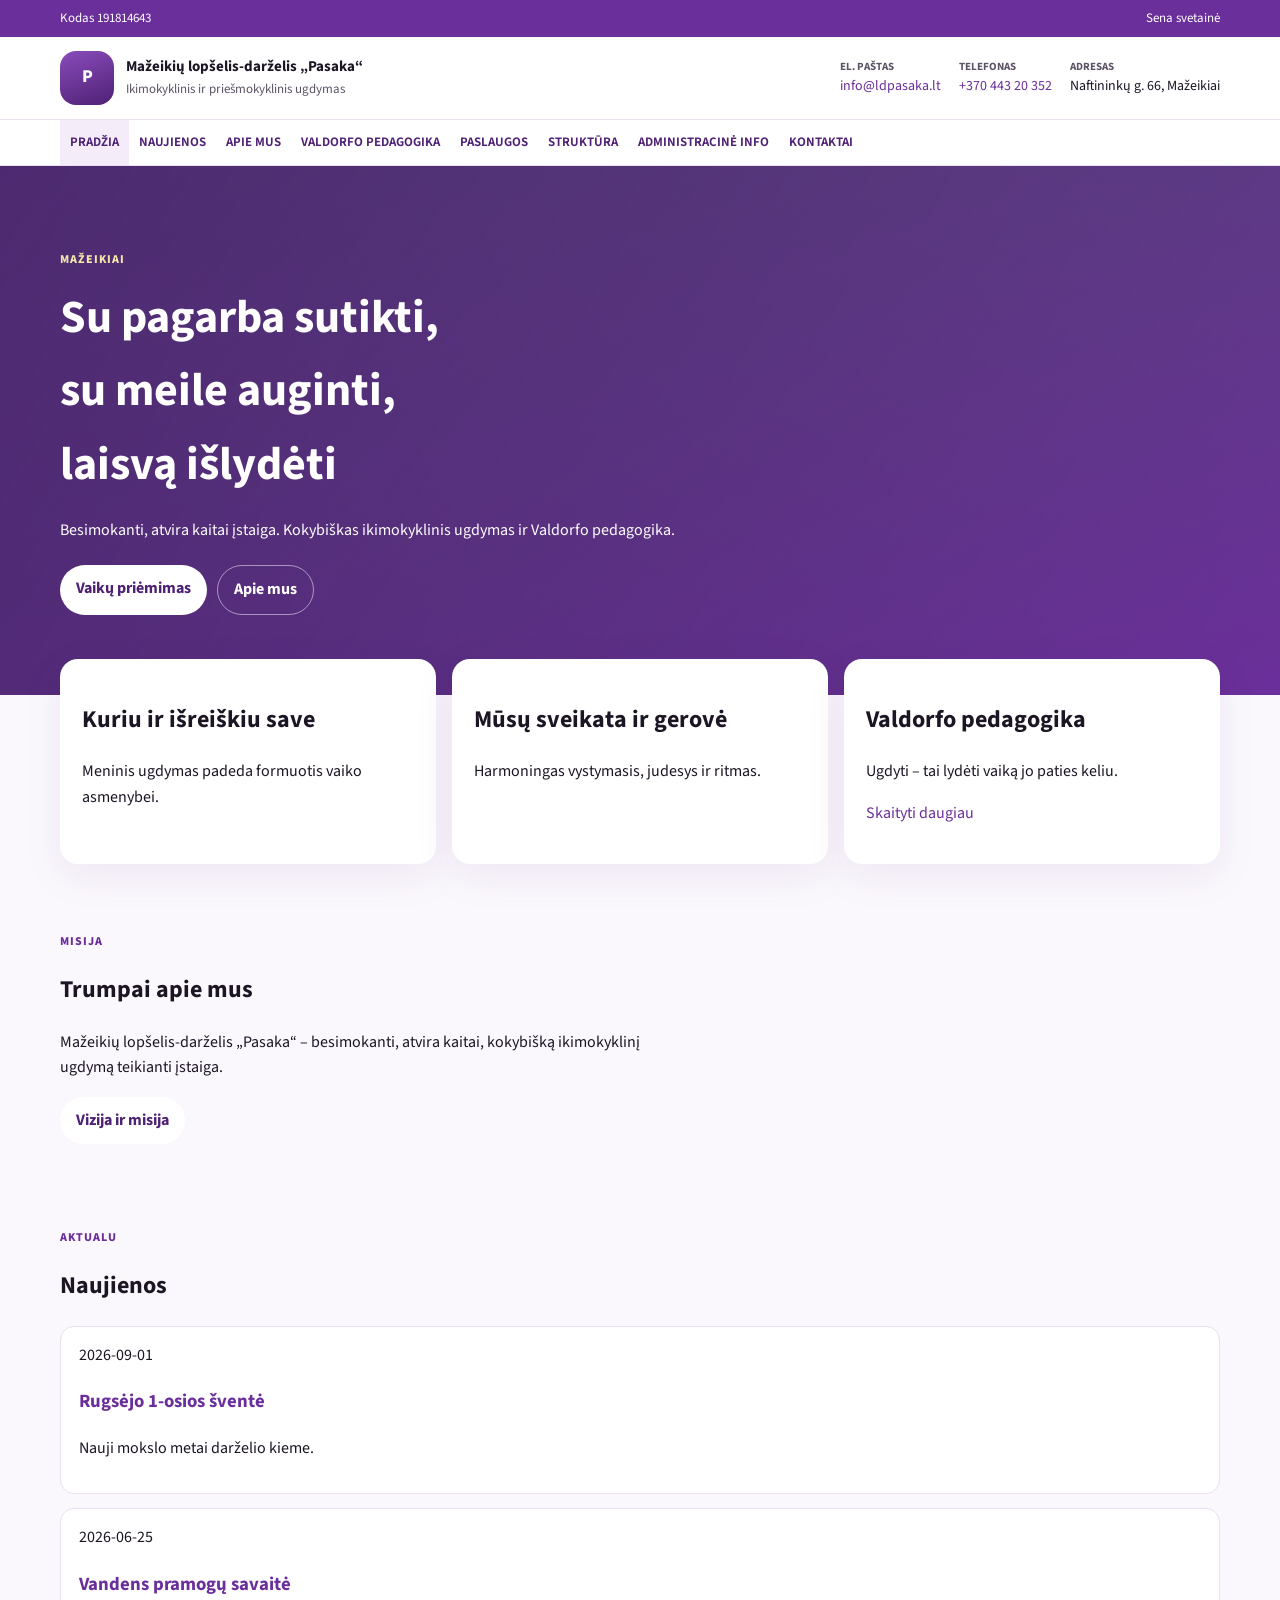
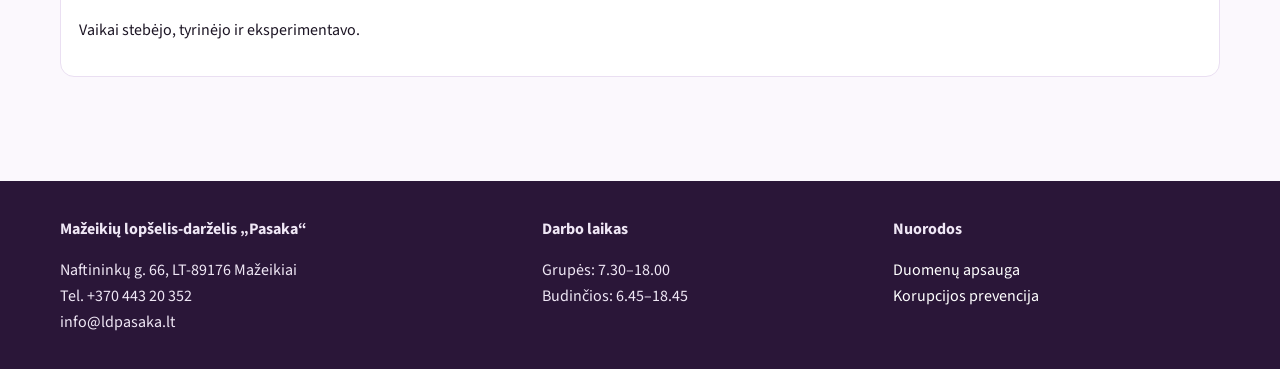
<file: index.html>
<!DOCTYPE html>
<html lang="lt">
<head>
  <meta charset="UTF-8">
  <meta name="viewport" content="width=device-width, initial-scale=1">
  <title>Mažeikių lopšelis-darželis „Pasaka“</title>
  <link rel="stylesheet" href="https://fonts.googleapis.com/css2?family=Source+Sans+3:wght@400;600;700;800&display=swap">
  <link rel="stylesheet" href="css/style.css">
</head>
<body>
  <div id="site-header"></div>
  <header class="hero"><div class="wrap">
    <p class="kicker" style="color:#f3e6a8">Mažeikiai</p>
    <h1>Su pagarba sutikti, su meile auginti, laisvą išlydėti</h1>
    <p>Besimokanti, atvira kaitai įstaiga. Kokybiškas ikimokyklinis ugdymas ir Valdorfo pedagogika.</p>
    <div class="btns"><a class="btn" href="priemimas.html">Vaikų priėmimas</a><a class="btn ghost" href="apie.html">Apie mus</a></div>
  </div></header>
  <div class="wrap cards">
    <article class="card"><h2>Kuriu ir išreiškiu save</h2><p>Meninis ugdymas padeda formuotis vaiko asmenybei.</p></article>
    <article class="card"><h2>Mūsų sveikata ir gerovė</h2><p>Harmoningas vystymasis, judesys ir ritmas.</p></article>
    <article class="card"><h2>Valdorfo pedagogika</h2><p>Ugdyti – tai lydėti vaiką jo paties keliu.</p><p><a href="valdorfas.html">Skaityti daugiau</a></p></article>
  </div>
  <section class="section"><div class="wrap grid-2"><div>
    <p class="kicker">Misija</p><h2>Trumpai apie mus</h2>
    <p>Mažeikių lopšelis-darželis „Pasaka“ – besimokanti, atvira kaitai, kokybišką ikimokyklinį ugdymą teikianti įstaiga.</p>
    <p><a class="btn" href="vizija.html">Vizija ir misija</a></p>
  </div></div></section>
  <section class="section" style="padding-top:0"><div class="wrap">
    <p class="kicker">Aktualu</p><h2>Naujienos</h2>
    <div class="news">
      <article><time>2026-09-01</time><h3><a href="naujienos.html">Rugsėjo 1-osios šventė</a></h3><p>Nauji mokslo metai darželio kieme.</p></article>
      <article><time>2026-06-25</time><h3><a href="naujienos.html">Vandens pramogų savaitė</a></h3><p>Vaikai stebėjo, tyrinėjo ir eksperimentavo.</p></article>
    </div>
  </div></section>
  <div id="site-footer"></div>
  <script src="js/site.js"></script>
</body>
</html>
</file>
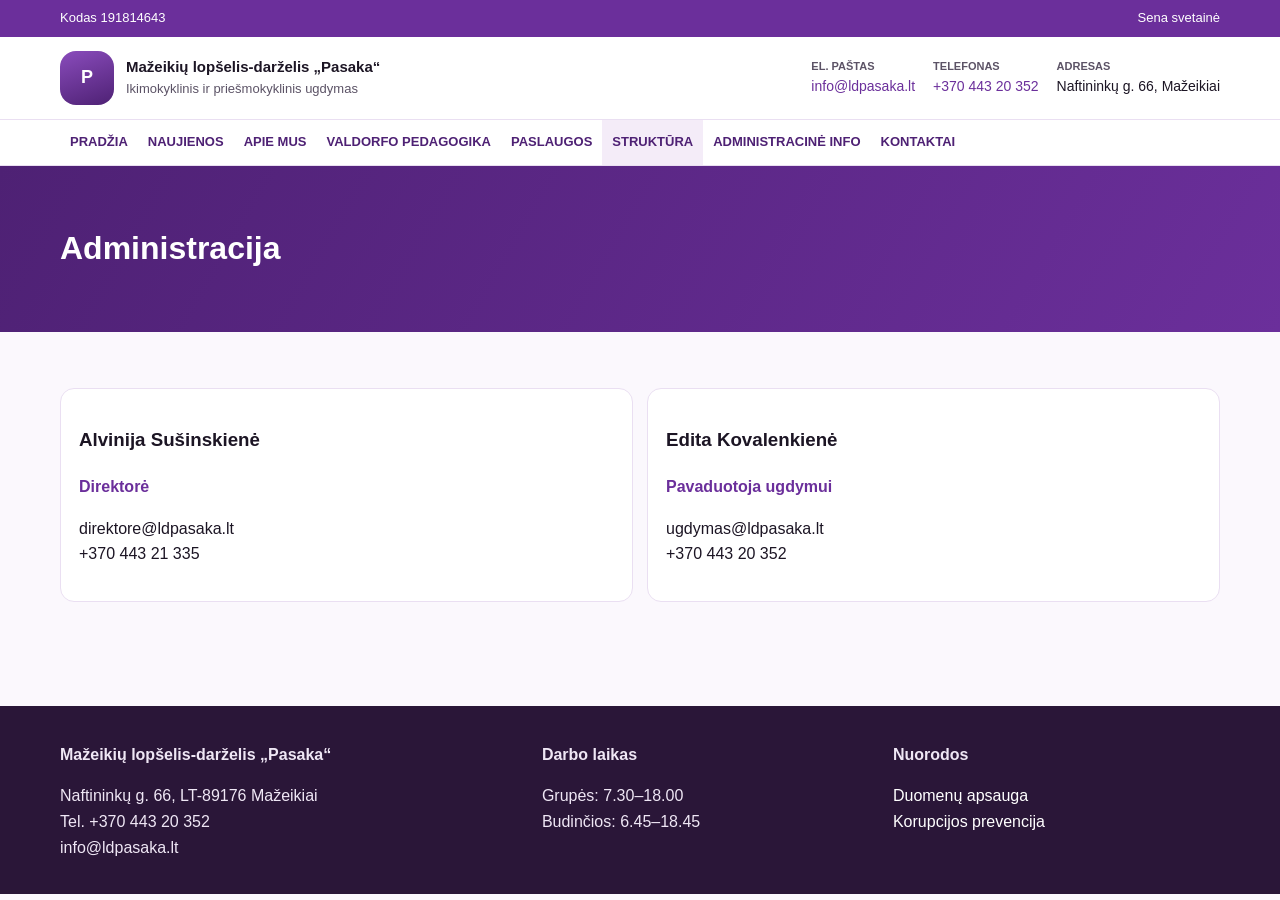
<file: administracija.html>
<!DOCTYPE html><html lang="lt"><head><meta charset="UTF-8"><meta name="viewport" content="width=device-width, initial-scale=1"><title>Administracija</title><link rel="stylesheet" href="css/style.css"></head><body><div id="site-header"></div><div class="page-head"><div class="wrap"><h1>Administracija</h1></div></div><section class="section"><div class="wrap staff"><article class="person"><h3>Alvinija Sušinskienė</h3><p class="role">Direktorė</p><p>direktore@ldpasaka.lt<br>+370 443 21 335</p></article><article class="person"><h3>Edita Kovalenkienė</h3><p class="role">Pavaduotoja ugdymui</p><p>ugdymas@ldpasaka.lt<br>+370 443 20 352</p></article></div></section><div id="site-footer"></div><script src="js/site.js"></script></body></html>
</file>
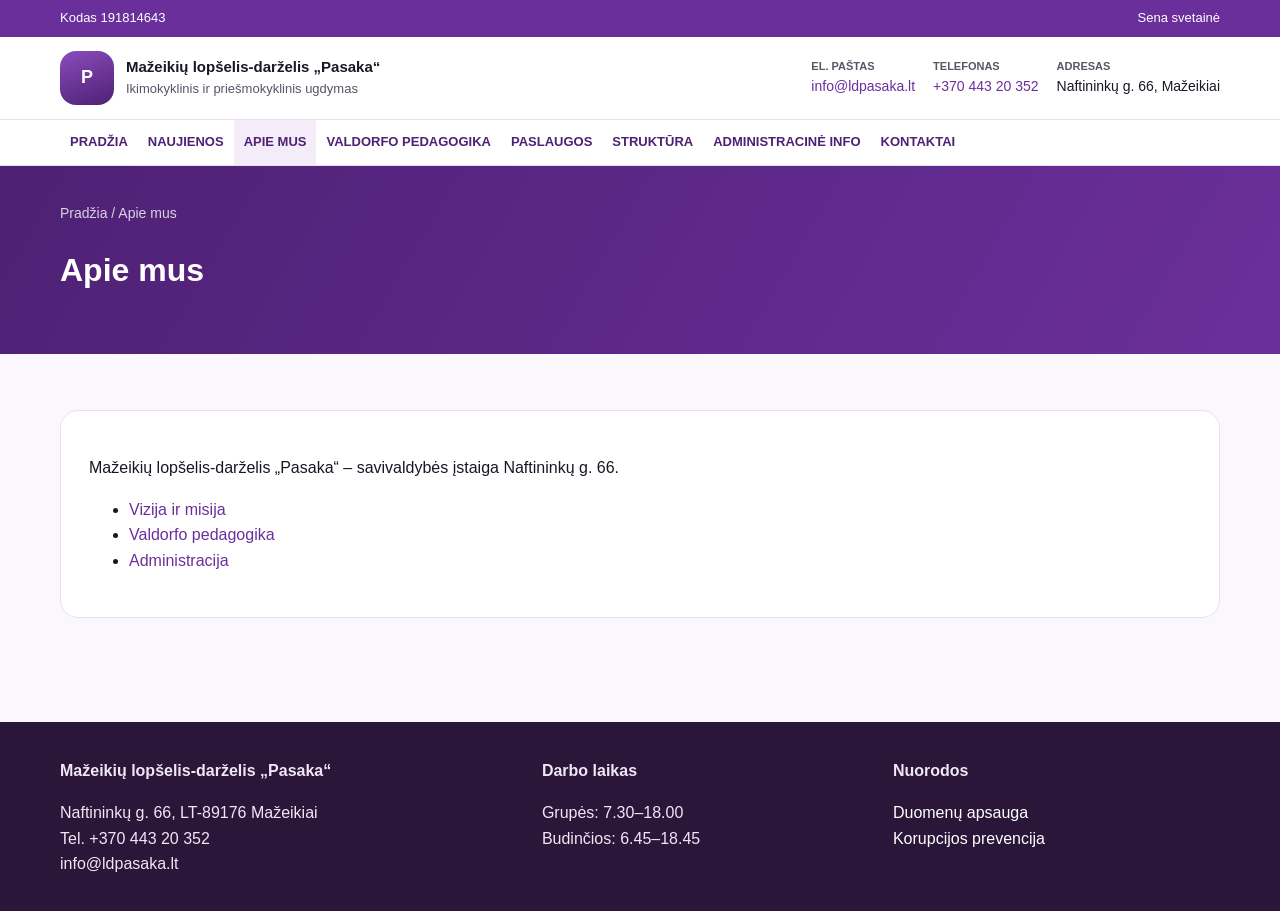
<file: apie.html>
<!DOCTYPE html><html lang="lt"><head><meta charset="UTF-8"><meta name="viewport" content="width=device-width, initial-scale=1"><title>Apie mus</title><link rel="stylesheet" href="css/style.css"></head><body><div id="site-header"></div><div class="page-head"><div class="wrap"><div class="crumbs"><a href="index.html">Pradžia</a> / Apie mus</div><h1>Apie mus</h1></div></div><section class="section"><div class="wrap prose"><p>Mažeikių lopšelis-darželis „Pasaka“ – savivaldybės įstaiga Naftininkų g. 66.</p><ul><li><a href="vizija.html">Vizija ir misija</a></li><li><a href="valdorfas.html">Valdorfo pedagogika</a></li><li><a href="administracija.html">Administracija</a></li></ul></div></section><div id="site-footer"></div><script src="js/site.js"></script></body></html>
</file>
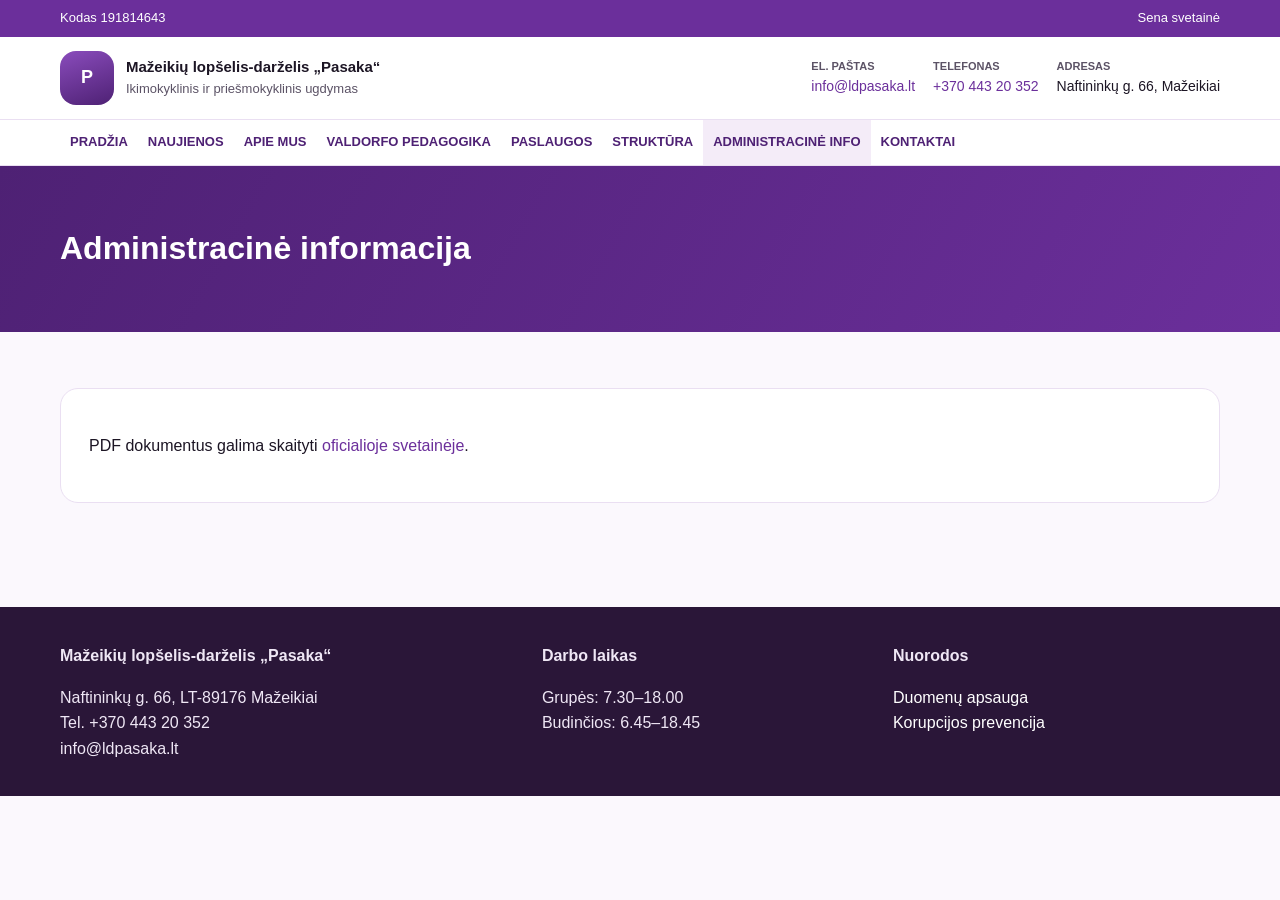
<file: dokumentai.html>
<!DOCTYPE html><html lang="lt"><head><meta charset="UTF-8"><meta name="viewport" content="width=device-width, initial-scale=1"><title>Dokumentai</title><link rel="stylesheet" href="css/style.css"></head><body><div id="site-header"></div><div class="page-head"><div class="wrap"><h1>Administracinė informacija</h1></div></div><section class="section"><div class="wrap prose"><p>PDF dokumentus galima skaityti <a href="https://www.ldpasaka.lt/administracine-informacija/">oficialioje svetainėje</a>.</p></div></section><div id="site-footer"></div><script src="js/site.js"></script></body></html>
</file>
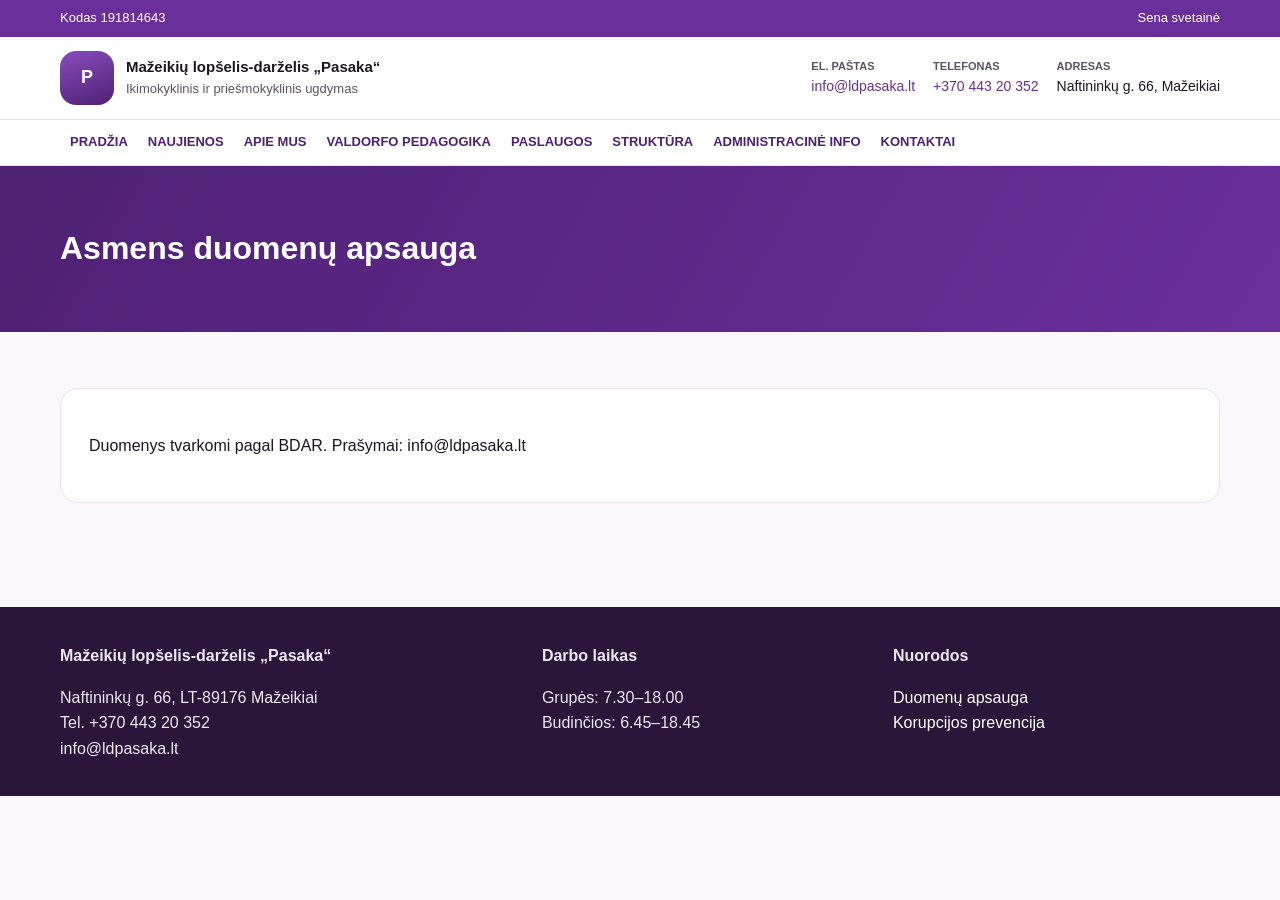
<file: duomenu-apsauga.html>
<!DOCTYPE html><html lang="lt"><head><meta charset="UTF-8"><meta name="viewport" content="width=device-width, initial-scale=1"><title>Duomenų apsauga</title><link rel="stylesheet" href="css/style.css"></head><body><div id="site-header"></div><div class="page-head"><div class="wrap"><h1>Asmens duomenų apsauga</h1></div></div><section class="section"><div class="wrap prose"><p>Duomenys tvarkomi pagal BDAR. Prašymai: info@ldpasaka.lt</p></div></section><div id="site-footer"></div><script src="js/site.js"></script></body></html>
</file>
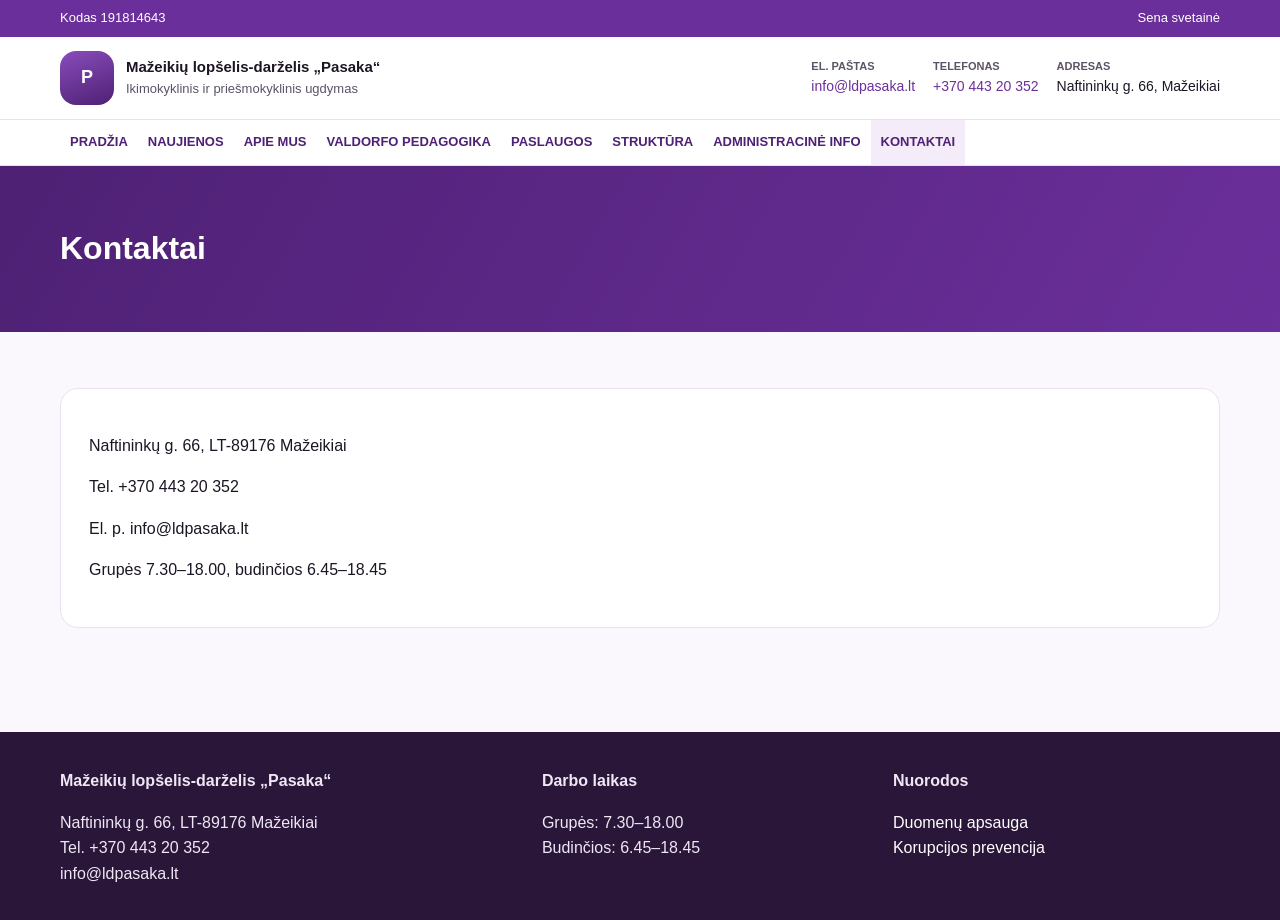
<file: kontaktai.html>
<!DOCTYPE html><html lang="lt"><head><meta charset="UTF-8"><meta name="viewport" content="width=device-width, initial-scale=1"><title>Kontaktai</title><link rel="stylesheet" href="css/style.css"></head><body><div id="site-header"></div><div class="page-head"><div class="wrap"><h1>Kontaktai</h1></div></div><section class="section"><div class="wrap prose"><p>Naftininkų g. 66, LT-89176 Mažeikiai</p><p>Tel. +370 443 20 352</p><p>El. p. info@ldpasaka.lt</p><p>Grupės 7.30–18.00, budinčios 6.45–18.45</p></div></section><div id="site-footer"></div><script src="js/site.js"></script></body></html>
</file>
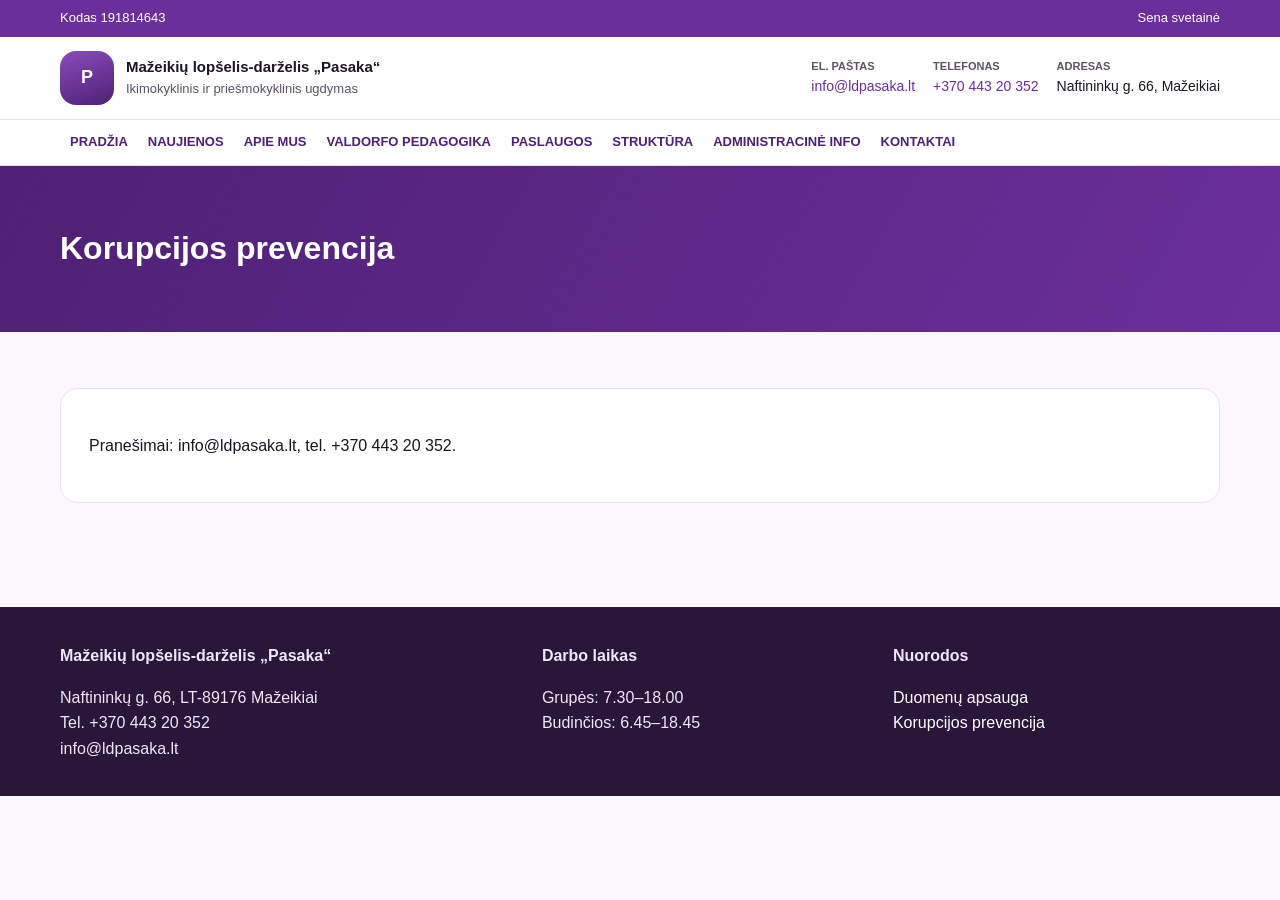
<file: korupcija.html>
<!DOCTYPE html><html lang="lt"><head><meta charset="UTF-8"><meta name="viewport" content="width=device-width, initial-scale=1"><title>Korupcijos prevencija</title><link rel="stylesheet" href="css/style.css"></head><body><div id="site-header"></div><div class="page-head"><div class="wrap"><h1>Korupcijos prevencija</h1></div></div><section class="section"><div class="wrap prose"><p>Pranešimai: info@ldpasaka.lt, tel. +370 443 20 352.</p></div></section><div id="site-footer"></div><script src="js/site.js"></script></body></html>
</file>
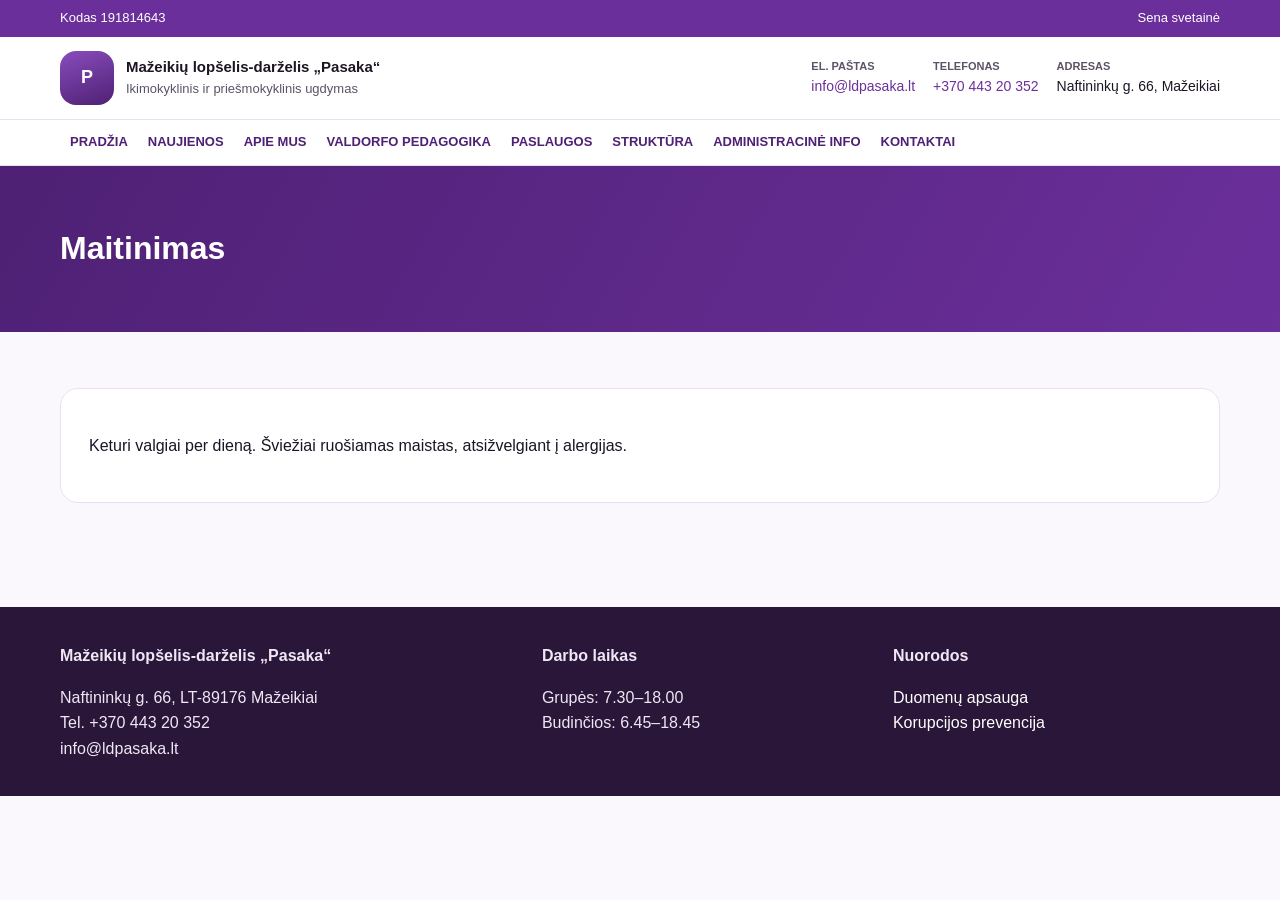
<file: maitinimas.html>
<!DOCTYPE html><html lang="lt"><head><meta charset="UTF-8"><meta name="viewport" content="width=device-width, initial-scale=1"><title>Maitinimas</title><link rel="stylesheet" href="css/style.css"></head><body><div id="site-header"></div><div class="page-head"><div class="wrap"><h1>Maitinimas</h1></div></div><section class="section"><div class="wrap prose"><p>Keturi valgiai per dieną. Šviežiai ruošiamas maistas, atsižvelgiant į alergijas.</p></div></section><div id="site-footer"></div><script src="js/site.js"></script></body></html>
</file>
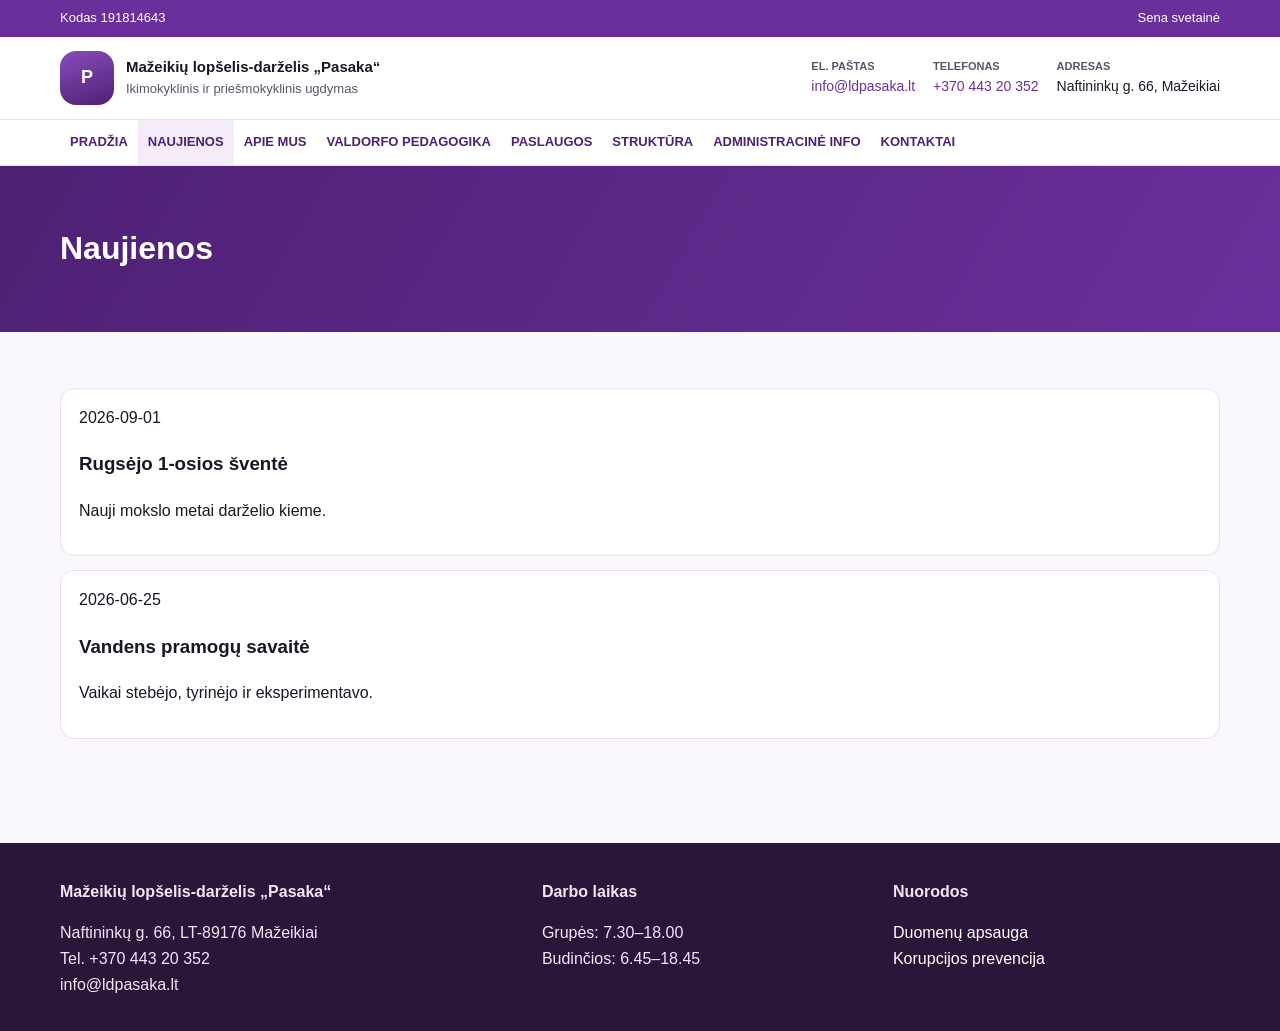
<file: naujienos.html>
<!DOCTYPE html><html lang="lt"><head><meta charset="UTF-8"><meta name="viewport" content="width=device-width, initial-scale=1"><title>Naujienos</title><link rel="stylesheet" href="css/style.css"></head><body><div id="site-header"></div><div class="page-head"><div class="wrap"><h1>Naujienos</h1></div></div><section class="section"><div class="wrap news"><article><time>2026-09-01</time><h3>Rugsėjo 1-osios šventė</h3><p>Nauji mokslo metai darželio kieme.</p></article><article><time>2026-06-25</time><h3>Vandens pramogų savaitė</h3><p>Vaikai stebėjo, tyrinėjo ir eksperimentavo.</p></article></div></section><div id="site-footer"></div><script src="js/site.js"></script></body></html>
</file>
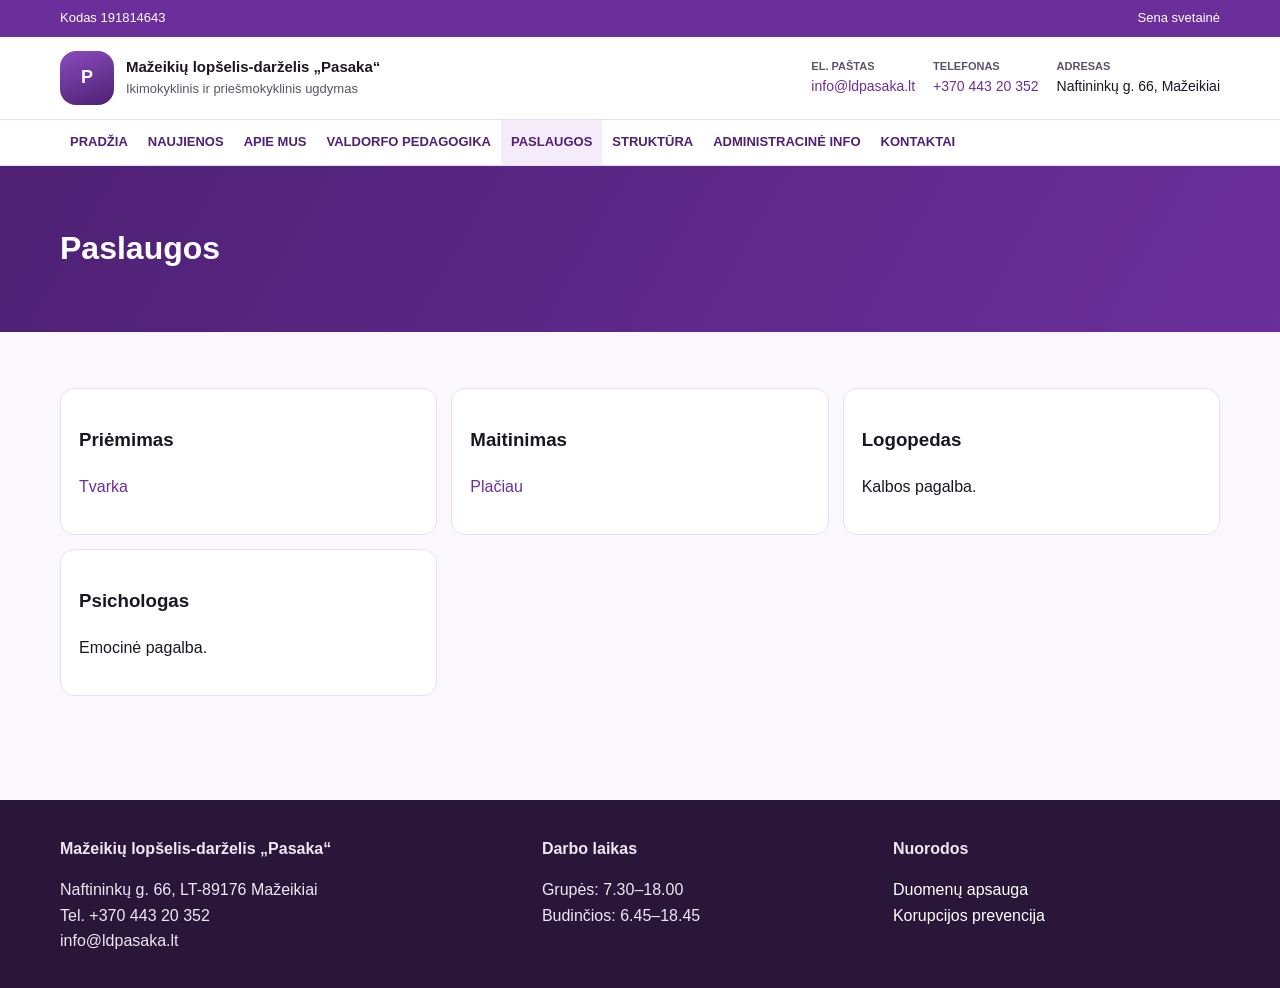
<file: paslaugos.html>
<!DOCTYPE html><html lang="lt"><head><meta charset="UTF-8"><meta name="viewport" content="width=device-width, initial-scale=1"><title>Paslaugos</title><link rel="stylesheet" href="css/style.css"></head><body><div id="site-header"></div><div class="page-head"><div class="wrap"><h1>Paslaugos</h1></div></div><section class="section"><div class="wrap features"><div class="feature"><h3>Priėmimas</h3><p><a href="priemimas.html">Tvarka</a></p></div><div class="feature"><h3>Maitinimas</h3><p><a href="maitinimas.html">Plačiau</a></p></div><div class="feature"><h3>Logopedas</h3><p>Kalbos pagalba.</p></div><div class="feature"><h3>Psichologas</h3><p>Emocinė pagalba.</p></div></div></section><div id="site-footer"></div><script src="js/site.js"></script></body></html>
</file>
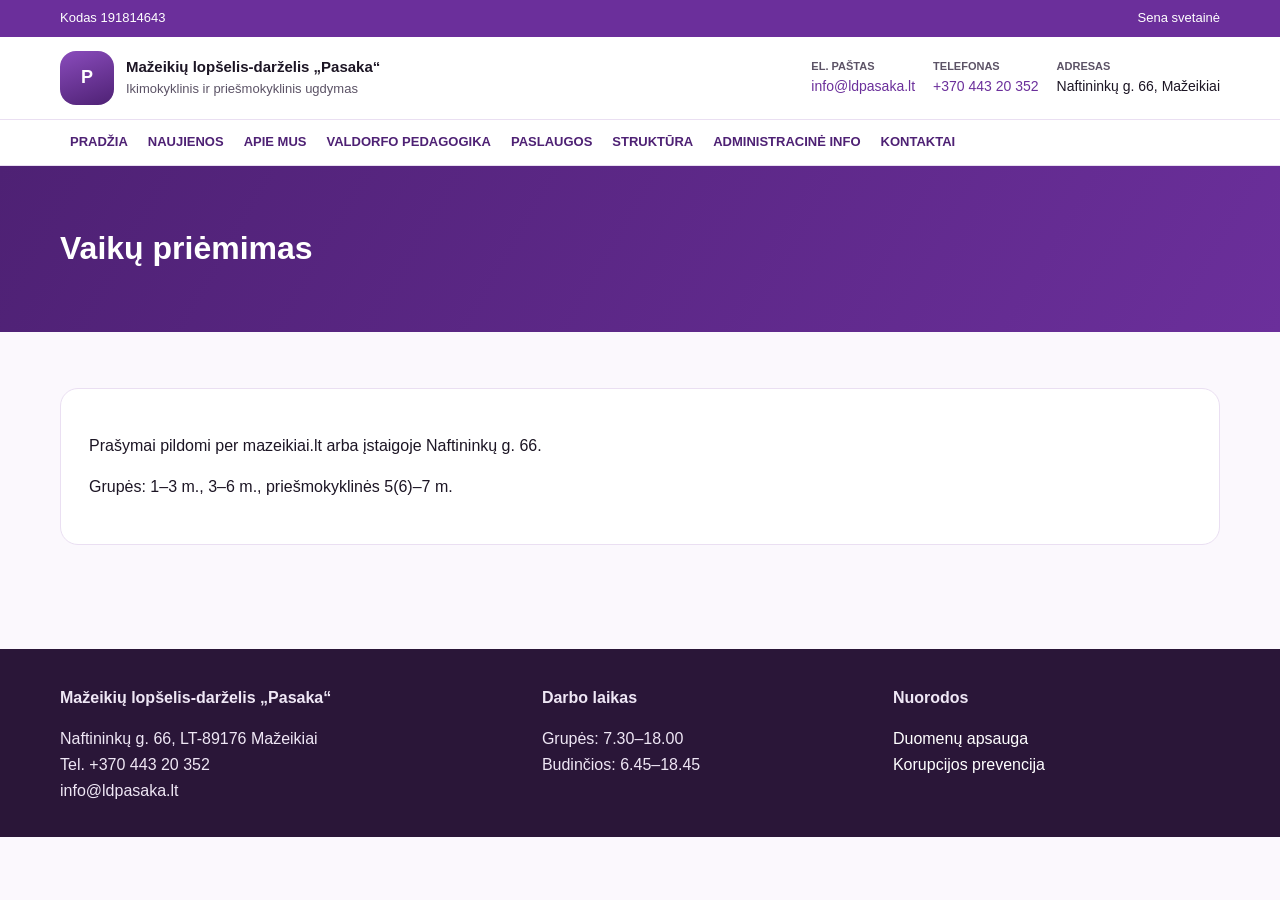
<file: priemimas.html>
<!DOCTYPE html><html lang="lt"><head><meta charset="UTF-8"><meta name="viewport" content="width=device-width, initial-scale=1"><title>Priėmimas</title><link rel="stylesheet" href="css/style.css"></head><body><div id="site-header"></div><div class="page-head"><div class="wrap"><h1>Vaikų priėmimas</h1></div></div><section class="section"><div class="wrap prose"><p>Prašymai pildomi per mazeikiai.lt arba įstaigoje Naftininkų g. 66.</p><p>Grupės: 1–3 m., 3–6 m., priešmokyklinės 5(6)–7 m.</p></div></section><div id="site-footer"></div><script src="js/site.js"></script></body></html>
</file>
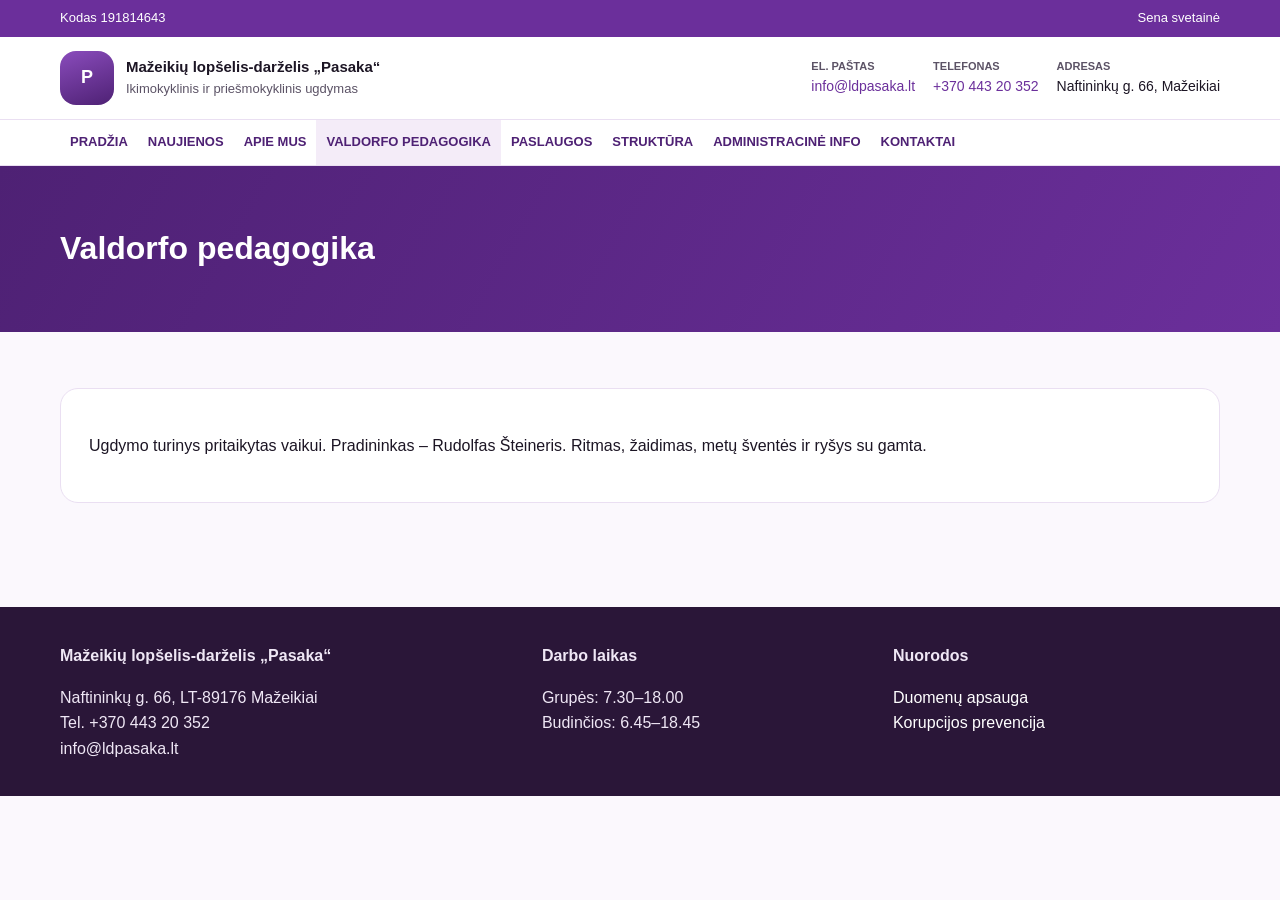
<file: valdorfas.html>
<!DOCTYPE html><html lang="lt"><head><meta charset="UTF-8"><meta name="viewport" content="width=device-width, initial-scale=1"><title>Valdorfo pedagogika</title><link rel="stylesheet" href="css/style.css"></head><body><div id="site-header"></div><div class="page-head"><div class="wrap"><h1>Valdorfo pedagogika</h1></div></div><section class="section"><div class="wrap prose"><p>Ugdymo turinys pritaikytas vaikui. Pradininkas – Rudolfas Šteineris. Ritmas, žaidimas, metų šventės ir ryšys su gamta.</p></div></section><div id="site-footer"></div><script src="js/site.js"></script></body></html>
</file>
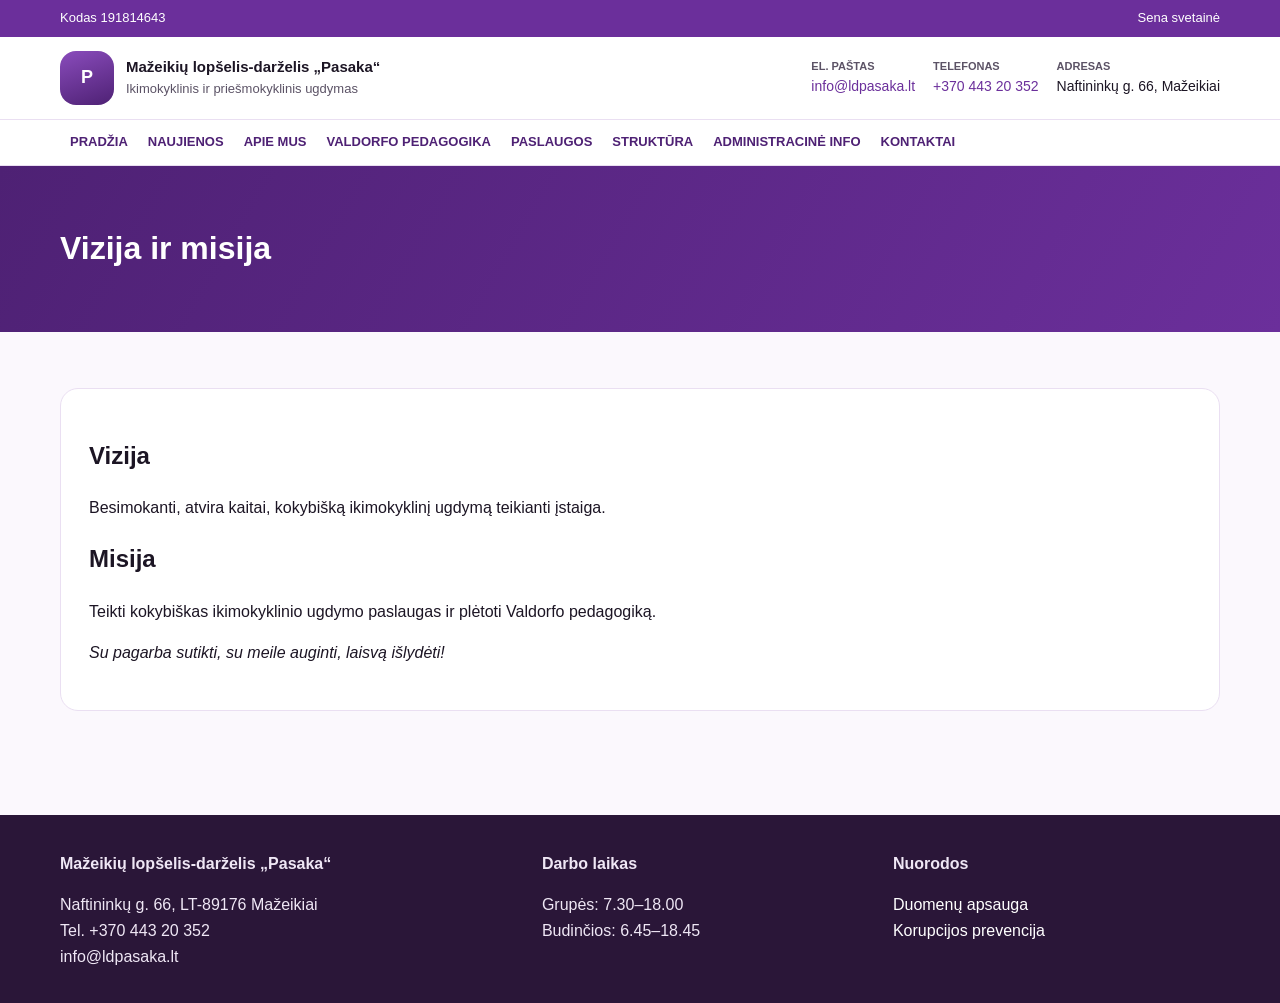
<file: vizija.html>
<!DOCTYPE html><html lang="lt"><head><meta charset="UTF-8"><meta name="viewport" content="width=device-width, initial-scale=1"><title>Vizija</title><link rel="stylesheet" href="css/style.css"></head><body><div id="site-header"></div><div class="page-head"><div class="wrap"><h1>Vizija ir misija</h1></div></div><section class="section"><div class="wrap prose"><h2>Vizija</h2><p>Besimokanti, atvira kaitai, kokybišką ikimokyklinį ugdymą teikianti įstaiga.</p><h2>Misija</h2><p>Teikti kokybiškas ikimokyklinio ugdymo paslaugas ir plėtoti Valdorfo pedagogiką.</p><p><em>Su pagarba sutikti, su meile auginti, laisvą išlydėti!</em></p></div></section><div id="site-footer"></div><script src="js/site.js"></script></body></html>
</file>
<file: css/style.css>
:root {
  --purple: #6b2f9b;
  --purple-dark: #4e2174;
  --purple-soft: #f4ecf8;
  --ink: #1c1524;
  --muted: #5c5366;
  --line: #eadff2;
  --bg: #fbf8fd;
  --radius: 18px;
  --shadow: 0 12px 40px rgba(75, 30, 110, 0.08);
}
* { box-sizing: border-box; }
html { scroll-behavior: smooth; }
body { margin: 0; font-family: "Source Sans 3", "Segoe UI", sans-serif; color: var(--ink); background: var(--bg); line-height: 1.6; }
a { color: var(--purple); text-decoration: none; }
.wrap { width: min(1160px, calc(100% - 32px)); margin: 0 auto; }
.topbar { background: var(--purple); color: #fff; font-size: 13px; }
.topbar .wrap { display: flex; justify-content: space-between; gap: 16px; align-items: center; padding: 8px 0; flex-wrap: wrap; }
.topbar a { color: #fff; }
.brandbar { background: #fff; border-bottom: 1px solid var(--line); }
.brandbar .wrap { display: flex; justify-content: space-between; gap: 20px; align-items: center; padding: 14px 0; flex-wrap: wrap; }
.logo { display: flex; align-items: center; gap: 12px; color: inherit; text-decoration: none; }
.logo-mark { width: 54px; height: 54px; border-radius: 16px; background: linear-gradient(160deg, #8a4cbc, var(--purple-dark)); color: #fff; display: grid; place-items: center; font-weight: 800; font-size: 18px; }
.logo strong { display: block; font-size: 15px; }
.logo span { display: block; color: var(--muted); font-size: 13px; }
.brand-meta { display: flex; gap: 18px; flex-wrap: wrap; font-size: 14px; }
.brand-meta b { display: block; font-size: 11px; color: var(--muted); text-transform: uppercase; }
nav.main { background: #fff; position: sticky; top: 0; z-index: 20; border-bottom: 1px solid var(--line); }
nav.main ul { list-style: none; margin: 0; padding: 0; display: flex; flex-wrap: wrap; }
nav.main a { display: block; padding: 12px 10px; color: var(--purple-dark); font-size: 13px; font-weight: 650; text-transform: uppercase; text-decoration: none; }
nav.main a.active, nav.main a:hover { background: var(--purple-soft); }
.nav-toggle { display: none; border: 0; background: var(--purple-soft); color: var(--purple); padding: 8px 12px; border-radius: 10px; font-weight: 700; }
.hero { background: linear-gradient(120deg, rgba(78,33,116,.9), rgba(107,47,155,.6)), linear-gradient(160deg, #3f7a4a, #6b2f9b); color: #fff; padding: 72px 0 80px; }
.hero h1 { margin: 0 0 12px; font-size: clamp(28px, 5vw, 46px); max-width: 16ch; }
.btns { display: flex; gap: 10px; flex-wrap: wrap; margin-top: 22px; }
.btn { display: inline-flex; background: #fff; color: var(--purple-dark); padding: 11px 16px; border-radius: 999px; font-weight: 700; text-decoration: none; }
.btn.ghost { background: transparent; color: #fff; border: 1px solid rgba(255,255,255,.5); }
.cards { display: grid; grid-template-columns: repeat(3, 1fr); gap: 16px; margin-top: -36px; position: relative; z-index: 2; }
.card { background: #fff; border-radius: var(--radius); padding: 22px; box-shadow: var(--shadow); }
.section { padding: 56px 0; }
.kicker { color: var(--purple); font-size: 12px; font-weight: 800; letter-spacing: .08em; text-transform: uppercase; }
.grid-2 { display: grid; grid-template-columns: 1.1fr .9fr; gap: 28px; }
.news { display: grid; gap: 14px; }
.news article { background: #fff; border-radius: 14px; padding: 16px 18px; border: 1px solid var(--line); }
.features { display: grid; grid-template-columns: repeat(3, 1fr); gap: 14px; }
.feature { background: #fff; border: 1px solid var(--line); border-radius: 14px; padding: 18px; }
.page-head { background: linear-gradient(120deg, var(--purple-dark), var(--purple)); color: #fff; padding: 36px 0; }
.crumbs { opacity: .8; font-size: 14px; }
.crumbs a { color: #fff; }
.prose { background: #fff; border-radius: var(--radius); padding: 28px; border: 1px solid var(--line); }
.staff { display: grid; grid-template-columns: repeat(2, 1fr); gap: 14px; }
.person { background: #fff; border: 1px solid var(--line); border-radius: 14px; padding: 18px; }
.person .role { color: var(--purple); font-weight: 700; }
footer.site { background: #2a1638; color: #efe7f5; padding: 36px 0 18px; margin-top: 48px; }
footer.site a { color: #fff; }
.foot-grid { display: grid; grid-template-columns: 1.4fr 1fr 1fr; gap: 24px; }
.note { font-size: 13px; color: var(--muted); background: var(--purple-soft); padding: 12px 14px; border-radius: 10px; }
@media (max-width: 900px) {
  .cards, .features, .grid-2, .staff, .foot-grid { grid-template-columns: 1fr; }
  .nav-toggle { display: block; margin: 8px 0; }
  nav.main ul { display: none; flex-direction: column; width: 100%; }
  nav.main ul.open { display: flex; }
}
</file>
